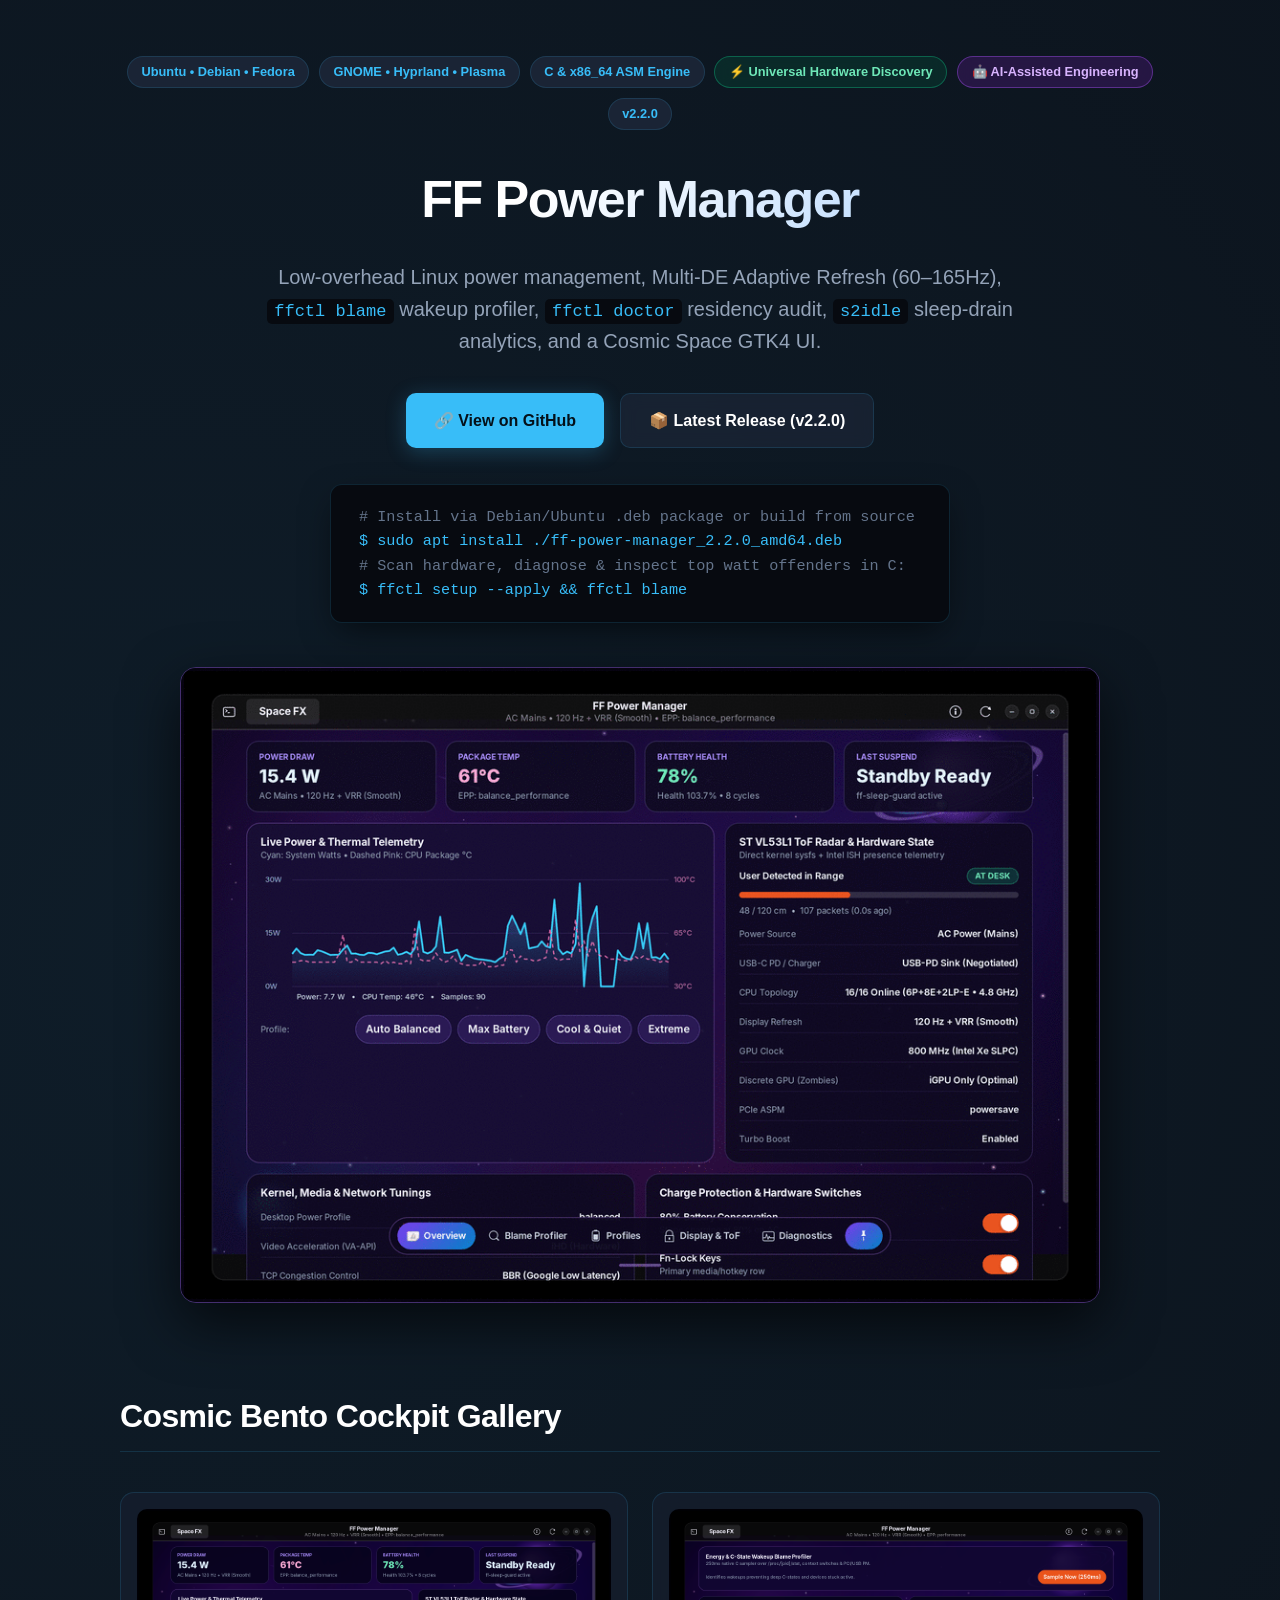
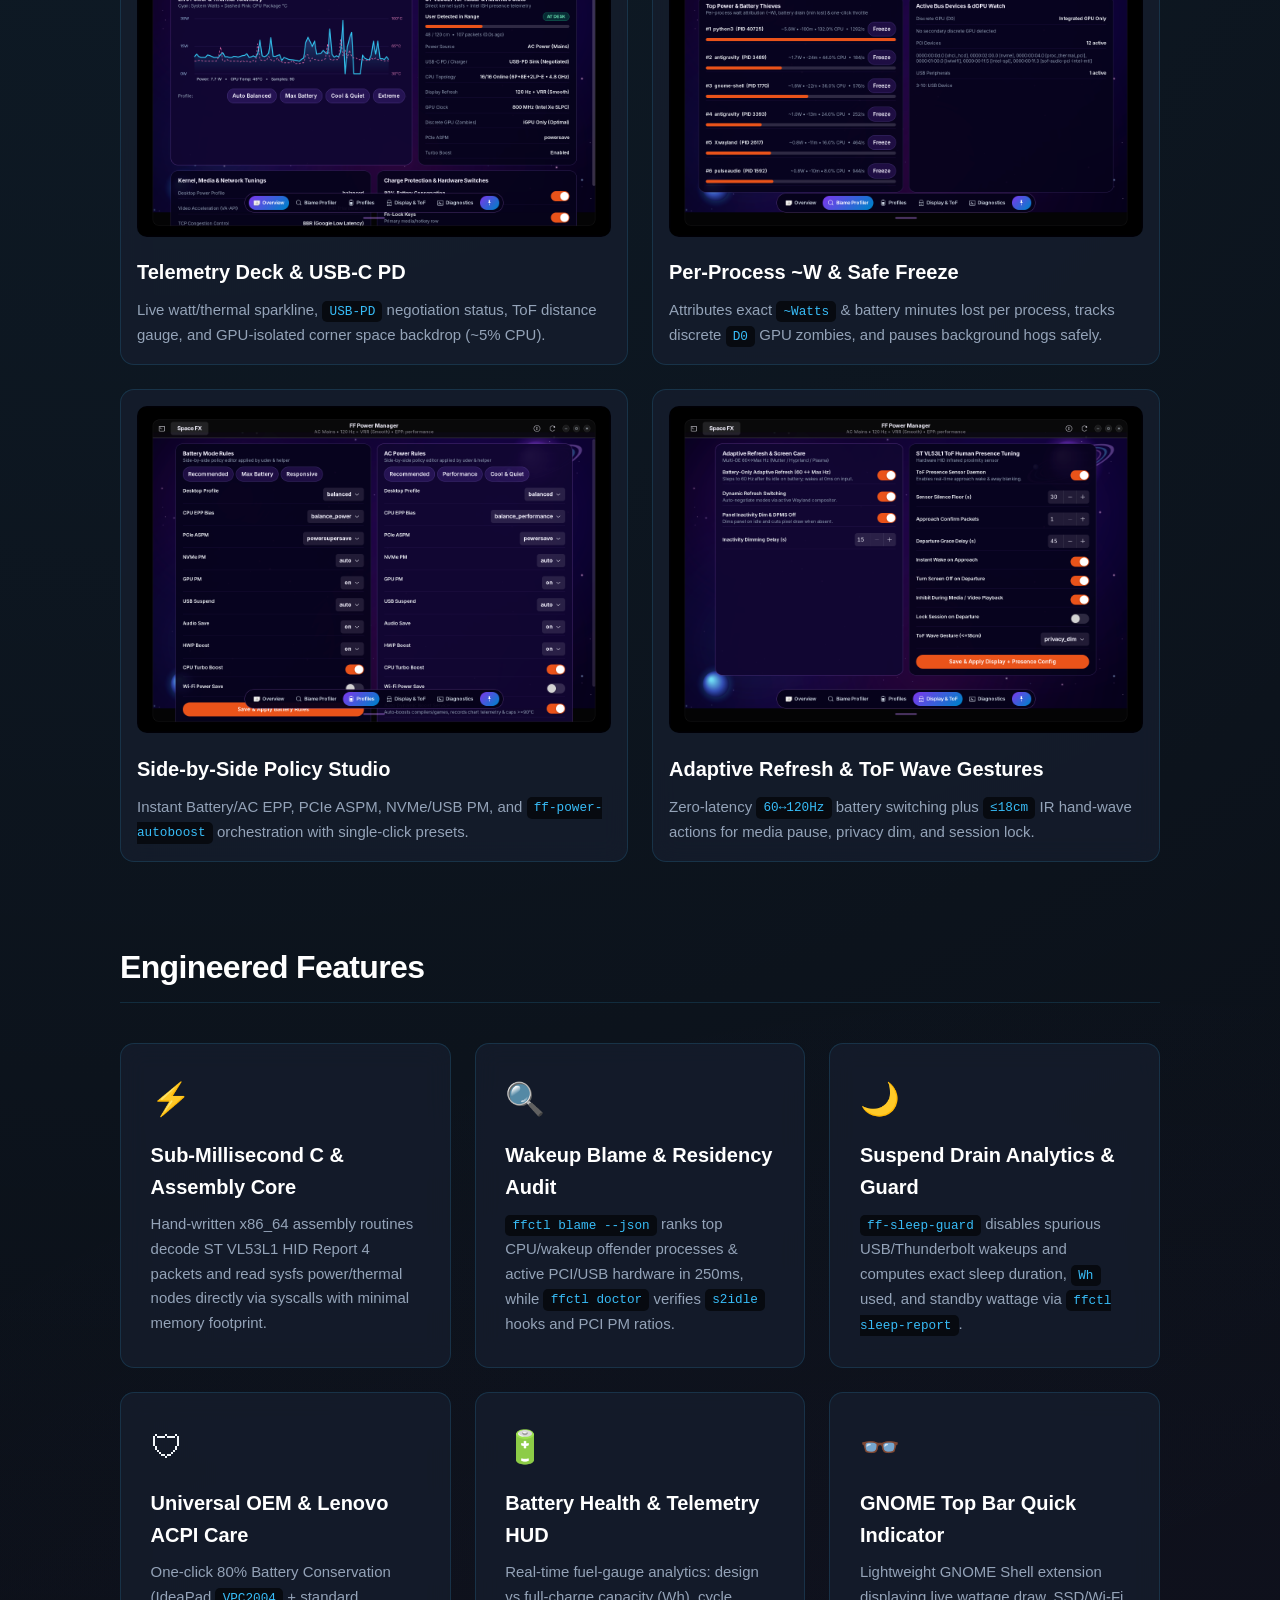
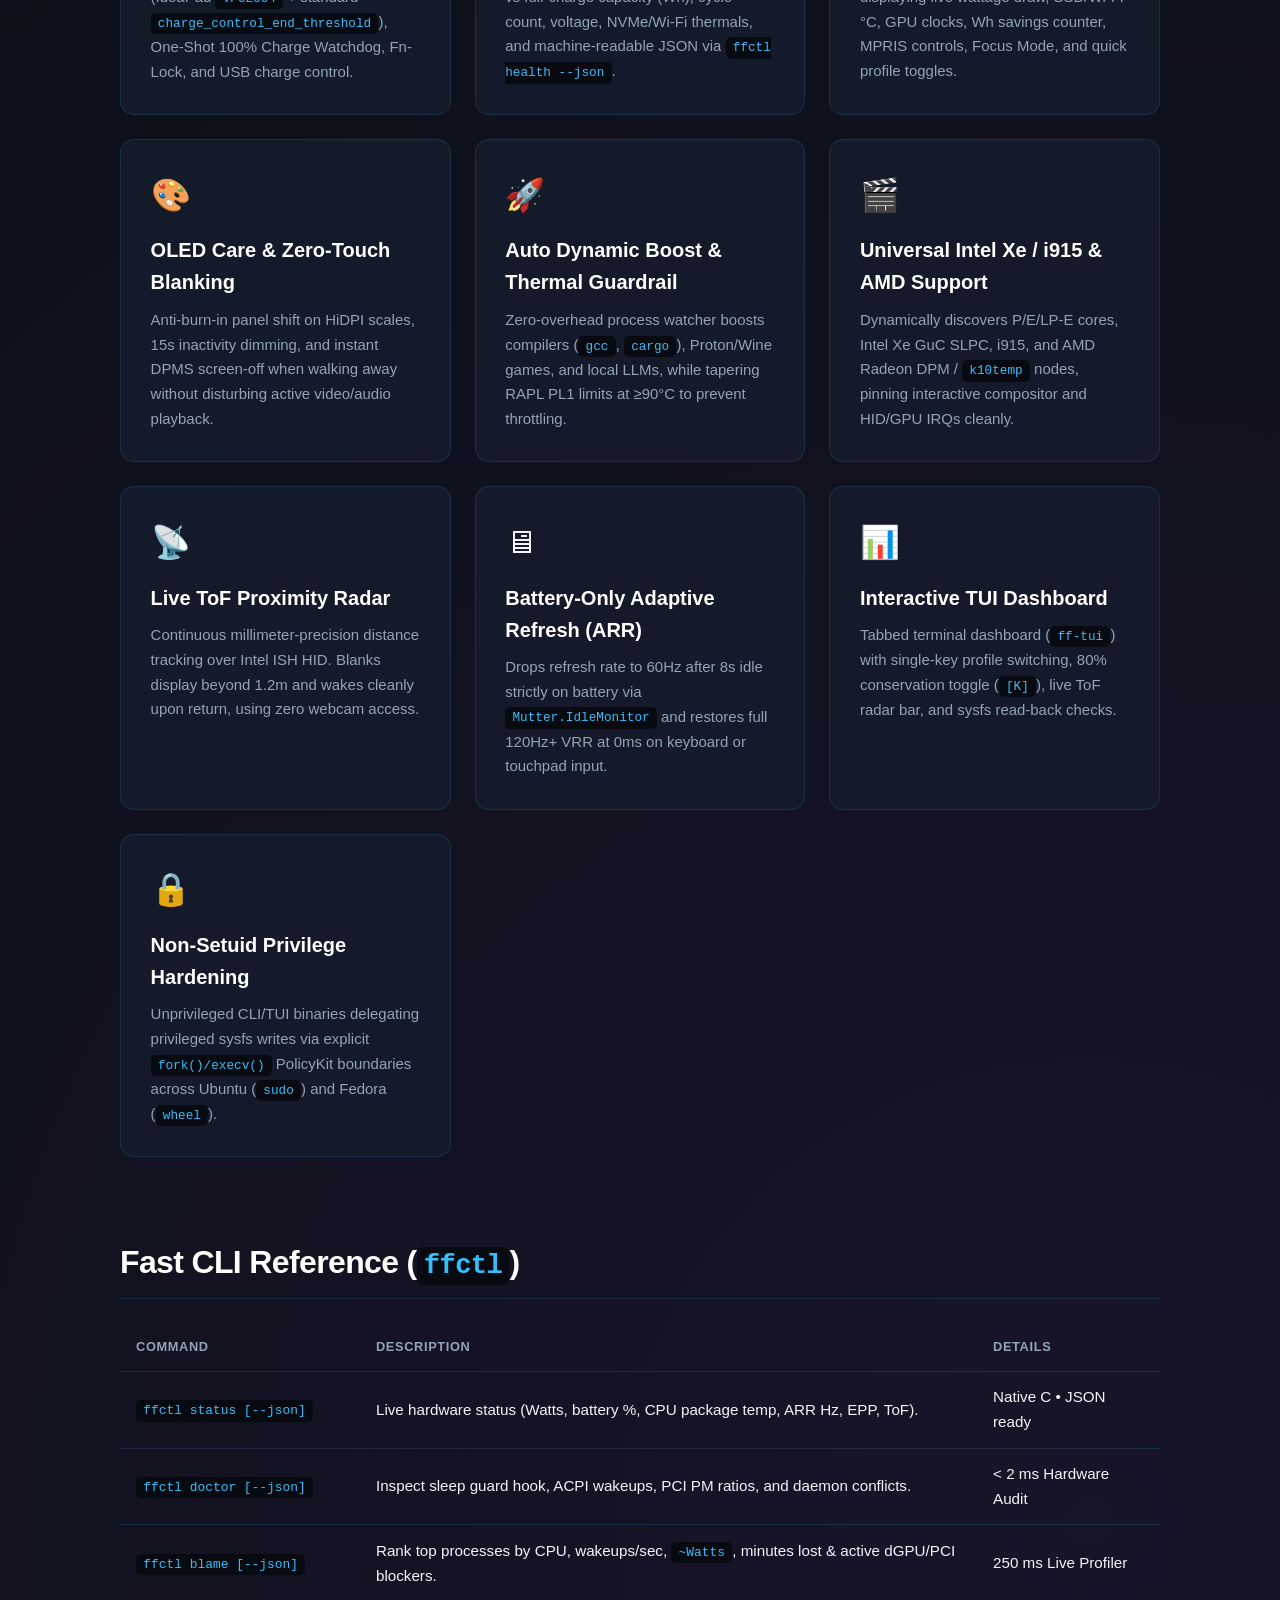
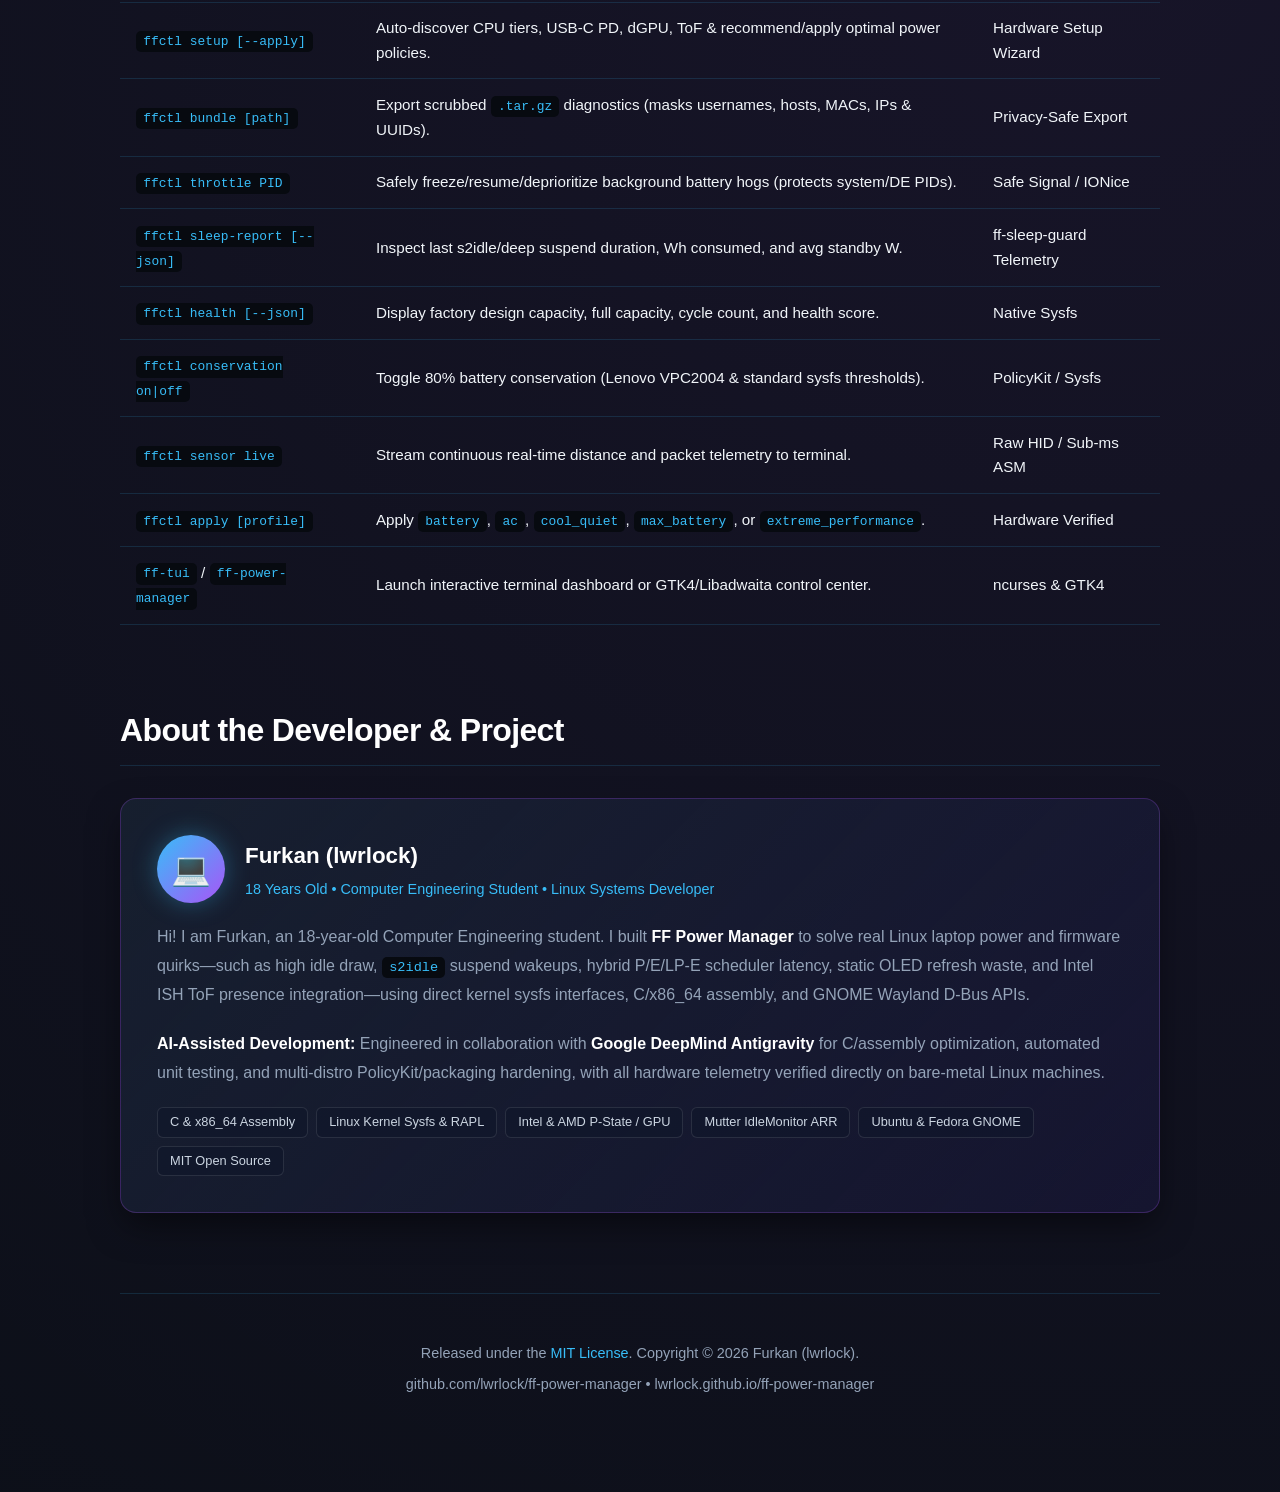
<file: docs/index.html>
<!DOCTYPE html>
<html lang="en">
<head>
  <meta charset="UTF-8">
  <meta name="viewport" content="width=device-width, initial-scale=1.0">
  <title>FF Power Manager — Universal Linux Power, Adaptive Refresh &amp; Telemetry Engine</title>
  <meta name="description" content="FF Power Manager: Open-source C, x86_64 Assembly, and Python/GTK4 Linux power manager. Features universal CPU/GPU auto-discovery, battery-only Adaptive Refresh (60-Max Hz), ToF presence radar, hardware residency diagnostics (ffctl doctor), and s2idle sleep guard.">
  <meta name="keywords" content="ff-power-manager, linux power manager, ubuntu battery life, fedora battery life, gnome power management, lenovo ideapad linux, intel core ultra battery, amd pstate epp, tof presence sensor linux, adaptive refresh rate linux, s2idle drain fix, tlp alternative, auto-cpufreq alternative, btop tui, ffctl, lwrlock, open source linux utility">
  <meta name="author" content="Furkan (lwrlock)">
  <meta name="robots" content="index, follow, max-snippet:-1, max-image-preview:large, max-video-preview:-1">
  <meta name="theme-color" content="#0b0f17">
  <link rel="canonical" href="https://lwrlock.github.io/ff-power-manager/">

  <!-- Open Graph / Facebook -->
  <meta property="og:type" content="website">
  <meta property="og:title" content="FF Power Manager — Linux Power, Adaptive Refresh &amp; Residency Diagnostics">
  <meta property="og:description" content="Open-source Linux power manager built in C, x86_64 Assembly, and Python/GTK4: universal Intel/AMD discovery, ffctl doctor residency audit, 0ms Adaptive Refresh, ToF radar, and s2idle wakeup guard.">
  <meta property="og:url" content="https://lwrlock.github.io/ff-power-manager/">
  <meta property="og:site_name" content="FF Power Manager">
  <meta property="og:image" content="https://raw.githubusercontent.com/lwrlock/ff-power-manager/main/docs/screenshots/overview.png">
  <meta property="og:image:width" content="1200">
  <meta property="og:image:height" content="880">
  <meta property="og:locale" content="en_US">

  <!-- Twitter / X Card -->
  <meta name="twitter:card" content="summary_large_image">
  <meta name="twitter:title" content="FF Power Manager — Universal Linux Power &amp; Residency Engine">
  <meta name="twitter:description" content="Open-source Linux power manager for Ubuntu, Debian &amp; Fedora GNOME. Native C/ASM telemetry, ffctl blame ~W/freeze, USB-C PD inspector, Adaptive Refresh (60-Max Hz), ToF wave gestures &amp; s2idle guard.">
  <meta name="twitter:image" content="https://raw.githubusercontent.com/lwrlock/ff-power-manager/main/docs/screenshots/overview.png">
  <meta name="twitter:site" content="@lwrlock">

  <!-- Schema.org JSON-LD -->
  <script type="application/ld+json">
  {
    "@context": "https://schema.org",
    "@graph": [
      {
        "@type": "SoftwareApplication",
        "name": "FF Power Manager",
        "alternateName": "ffctl",
        "softwareVersion": "2.2.0",
        "operatingSystem": "Linux (Ubuntu, Debian, Fedora — GNOME, Hyprland, Plasma)",
        "applicationCategory": "UtilitiesApplication",
        "applicationSubCategory": "Power Management",
        "description": "Hybrid C/x86_64 Assembly + Python/GTK4 Linux laptop power manager with universal Intel/AMD discovery, ffctl doctor residency audit, ffctl blame wakeup profiler, ffctl sleep-report, Multi-DE Adaptive Refresh, ToF presence radar, and Cosmic GTK4 UI.",
        "license": "https://opensource.org/licenses/MIT",
        "url": "https://lwrlock.github.io/ff-power-manager/",
        "downloadUrl": "https://github.com/lwrlock/ff-power-manager/releases/latest",
        "codeRepository": "https://github.com/lwrlock/ff-power-manager",
        "releaseNotes": "https://github.com/lwrlock/ff-power-manager/releases/tag/v2.2.0",
        "softwareRequirements": "Linux kernel 5.19+, GNOME Shell 44+, Ubuntu/Debian/Fedora",
        "offers": { "@type": "Offer", "price": "0", "priceCurrency": "USD" },
        "author": {
          "@type": "Person",
          "name": "Furkan",
          "url": "https://github.com/lwrlock",
          "jobTitle": "Computer Engineering Student",
          "description": "18-year-old Computer Engineering student building open-source Linux system tools."
        }
      }
    ]
  }
  </script>

  <style>
    :root {
      --bg: #0b0f17;
      --card-bg: rgba(22, 30, 46, 0.75);
      --card-border: rgba(56, 189, 248, 0.15);
      --card-hover: rgba(56, 189, 248, 0.35);
      --text: #f1f5f9;
      --text-muted: #94a3b8;
      --primary: #38bdf8;
      --primary-glow: rgba(56, 189, 248, 0.25);
      --accent: #10b981;
      --accent-glow: rgba(16, 185, 129, 0.2);
      --purple: #a855f7;
      --code-bg: #070a10;
    }
    * { box-sizing: border-box; margin: 0; padding: 0; }
    body {
      font-family: -apple-system, BlinkMacSystemFont, "Segoe UI", Roboto, -apple-system, sans-serif;
      background-color: var(--bg);
      background-image: 
        radial-gradient(circle at 15% 15%, rgba(56, 189, 248, 0.08) 0%, transparent 45%),
        radial-gradient(circle at 85% 75%, rgba(168, 85, 247, 0.08) 0%, transparent 45%);
      color: var(--text);
      line-height: 1.6;
      padding: 0 1.5rem;
    }
    .container { max-width: 1040px; margin: 0 auto; padding: 3.5rem 0; }
    header { text-align: center; margin-bottom: 4rem; }
    .badge-bar { display: flex; justify-content: center; gap: 0.6rem; flex-wrap: wrap; margin-bottom: 1.75rem; }
    .badge {
      display: inline-flex;
      align-items: center;
      gap: 0.35rem;
      padding: 0.3rem 0.85rem;
      border-radius: 9999px;
      font-size: 0.8rem;
      font-weight: 600;
      background: rgba(30, 41, 59, 0.8);
      color: var(--primary);
      border: 1px solid var(--card-border);
      backdrop-filter: blur(8px);
      text-decoration: none;
    }
    .badge.ai { color: #d8b4fe; border-color: rgba(168, 85, 247, 0.4); background: rgba(88, 28, 135, 0.35); }
    .badge.green { color: #6ee7b7; border-color: rgba(16, 185, 129, 0.4); background: rgba(6, 78, 59, 0.35); }
    h1 {
      font-size: 3.25rem;
      font-weight: 800;
      color: #fff;
      margin-bottom: 1.25rem;
      letter-spacing: -0.03em;
      background: linear-gradient(135deg, #ffffff 40%, #93c5fd 100%);
      -webkit-background-clip: text;
      -webkit-text-fill-color: transparent;
    }
    .subtitle {
      font-size: 1.25rem;
      color: var(--text-muted);
      max-width: 780px;
      margin: 0 auto 2.25rem;
      font-weight: 400;
    }
    .cta-group { display: flex; justify-content: center; gap: 1rem; flex-wrap: wrap; }
    .btn {
      display: inline-flex;
      align-items: center;
      gap: 0.5rem;
      padding: 0.85rem 1.75rem;
      border-radius: 10px;
      font-weight: 600;
      text-decoration: none;
      transition: all 0.25s cubic-bezier(0.4, 0, 0.2, 1);
    }
    .btn-primary {
      background: var(--primary);
      color: #041019;
      box-shadow: 0 4px 20px var(--primary-glow);
    }
    .btn-primary:hover {
      background: #7dd3fc;
      transform: translateY(-2px);
      box-shadow: 0 6px 25px var(--primary-glow);
    }
    .btn-outline {
      background: rgba(30, 41, 59, 0.6);
      color: #fff;
      border: 1px solid var(--card-border);
      backdrop-filter: blur(8px);
    }
    .btn-outline:hover {
      background: var(--card-bg);
      border-color: var(--primary);
      transform: translateY(-2px);
    }
    .terminal-box {
      background: var(--code-bg);
      border: 1px solid var(--card-border);
      border-radius: 12px;
      padding: 1.25rem 1.75rem;
      font-family: ui-monospace, SFMono-Regular, Menlo, Monaco, Consolas, monospace;
      color: #38bdf8;
      font-size: 0.95rem;
      margin: 2.25rem auto 0;
      max-width: 620px;
      box-shadow: 0 12px 35px -8px rgba(0, 0, 0, 0.6);
      text-align: left;
    }
    .terminal-box .comment { color: #64748b; }
    .grid { display: grid; grid-template-columns: repeat(auto-fit, minmax(300px, 1fr)); gap: 1.5rem; margin-top: 2.5rem; }
    .card {
      background: var(--card-bg);
      border: 1px solid var(--card-border);
      border-radius: 14px;
      padding: 1.85rem;
      backdrop-filter: blur(12px);
      transition: transform 0.25s ease, border-color 0.25s ease, box-shadow 0.25s ease;
    }
    .card:hover {
      transform: translateY(-3px);
      border-color: var(--card-hover);
      box-shadow: 0 10px 30px -5px rgba(0, 0, 0, 0.4);
    }
    .card-icon { font-size: 2rem; margin-bottom: 0.85rem; }
    .card h3 { font-size: 1.25rem; font-weight: 700; color: #fff; margin-bottom: 0.6rem; }
    .card p { font-size: 0.935rem; color: var(--text-muted); line-height: 1.65; }
    section { margin: 5rem 0; }
    h2 {
      font-size: 2rem;
      font-weight: 700;
      color: #fff;
      margin-bottom: 1.5rem;
      border-bottom: 1px solid var(--card-border);
      padding-bottom: 0.6rem;
      letter-spacing: -0.02em;
    }
    table { width: 100%; border-collapse: collapse; margin: 1.5rem 0; font-size: 0.95rem; }
    th, td { text-align: left; padding: 0.85rem 1rem; border-bottom: 1px solid var(--card-border); }
    th { color: var(--text-muted); font-weight: 600; text-transform: uppercase; font-size: 0.8rem; letter-spacing: 0.05em; }
    code { font-family: ui-monospace, SFMono-Regular, Menlo, monospace; background: var(--code-bg); padding: 0.2rem 0.45rem; border-radius: 5px; font-size: 0.85em; color: var(--primary); }

    /* About Section */
    .about-card {
      background: linear-gradient(135deg, rgba(24, 34, 50, 0.85) 0%, rgba(30, 27, 75, 0.4) 100%);
      border: 1px solid rgba(168, 85, 247, 0.25);
      border-radius: 16px;
      padding: 2.25rem;
      margin-top: 2rem;
      box-shadow: 0 15px 35px -5px rgba(0, 0, 0, 0.5);
    }
    .about-header {
      display: flex;
      align-items: center;
      gap: 1.25rem;
      margin-bottom: 1.25rem;
      flex-wrap: wrap;
    }
    .about-avatar {
      width: 68px;
      height: 68px;
      border-radius: 50%;
      background: linear-gradient(135deg, #38bdf8, #a855f7);
      display: flex;
      align-items: center;
      justify-content: center;
      font-size: 2rem;
      box-shadow: 0 0 25px rgba(56, 189, 248, 0.35);
    }
    .about-title h3 { font-size: 1.4rem; color: #fff; margin-bottom: 0.25rem; }
    .about-meta { font-size: 0.9rem; color: var(--primary); font-weight: 500; }
    .about-text {
      color: var(--text-muted);
      font-size: 1rem;
      line-height: 1.8;
      margin-bottom: 1.25rem;
    }
    .about-text strong { color: #fff; }
    .pill-group { display: flex; gap: 0.5rem; flex-wrap: wrap; margin-top: 1rem; }
    .pill {
      font-size: 0.8rem;
      padding: 0.25rem 0.75rem;
      border-radius: 6px;
      background: rgba(15, 23, 42, 0.6);
      border: 1px solid rgba(255, 255, 255, 0.1);
      color: #cbd5e1;
    }

    footer {
      text-align: center;
      color: var(--text-muted);
      font-size: 0.9rem;
      border-top: 1px solid var(--card-border);
      padding: 3rem 0;
      margin-top: 5rem;
    }
  </style>
</head>
<body>
  <div class="container">
    <header>
      <div class="badge-bar">
        <span class="badge">Ubuntu &bull; Debian &bull; Fedora</span>
        <span class="badge">GNOME &bull; Hyprland &bull; Plasma</span>
        <span class="badge">C &amp; x86_64 ASM Engine</span>
        <span class="badge green">&#x26A1; Universal Hardware Discovery</span>
        <span class="badge ai">&#x1F916; AI-Assisted Engineering</span>
        <span class="badge">v2.2.0</span>
      </div>
      <h1>FF Power Manager</h1>
      <p class="subtitle">
        Low-overhead Linux power management, Multi-DE Adaptive Refresh (60&ndash;165Hz), <code>ffctl blame</code> wakeup profiler, <code>ffctl doctor</code> residency audit, <code>s2idle</code> sleep-drain analytics, and a Cosmic Space GTK4 UI.
      </p>

      <div class="cta-group">
        <a href="https://github.com/lwrlock/ff-power-manager" class="btn btn-primary">&#x1F517; View on GitHub</a>
        <a href="https://github.com/lwrlock/ff-power-manager/releases/tag/v2.2.0" class="btn btn-outline">&#x1F4E6; Latest Release (v2.2.0)</a>
      </div>

      <div class="terminal-box">
        <span class="comment"># Install via Debian/Ubuntu .deb package or build from source</span><br>
        $ sudo apt install ./ff-power-manager_2.2.0_amd64.deb<br>
        <span class="comment"># Scan hardware, diagnose &amp; inspect top watt offenders in C:</span><br>
        $ ffctl setup --apply &amp;&amp; ffctl blame
      </div>

      <div style="margin-top: 2.75rem;">
        <img src="screenshots/showcase.gif" alt="FF Power Manager Cosmic Bento UI Showcase" style="width: 100%; max-width: 920px; border-radius: 16px; border: 1px solid rgba(168, 85, 247, 0.35); box-shadow: 0 20px 55px rgba(0, 0, 0, 0.65);">
      </div>
    </header>

    <section>
      <h2>Cosmic Bento Cockpit Gallery</h2>
      <div class="grid" style="grid-template-columns: repeat(auto-fit, minmax(380px, 1fr));">
        <div class="card" style="padding: 1rem;">
          <img src="screenshots/overview.png" alt="Cosmic Bento Telemetry Overview" style="width: 100%; border-radius: 10px; margin-bottom: 0.75rem;">
          <h3>Telemetry Deck &amp; USB-C PD</h3>
          <p>Live watt/thermal sparkline, <code>USB-PD</code> negotiation status, ToF distance gauge, and GPU-isolated corner space backdrop (~5% CPU).</p>
        </div>
        <div class="card" style="padding: 1rem;">
          <img src="screenshots/blame.png" alt="Per-Process ~W & Freeze Profiler" style="width: 100%; border-radius: 10px; margin-bottom: 0.75rem;">
          <h3>Per-Process ~W &amp; Safe Freeze</h3>
          <p>Attributes exact <code>~Watts</code> &amp; battery minutes lost per process, tracks discrete <code>D0</code> GPU zombies, and pauses background hogs safely.</p>
        </div>
        <div class="card" style="padding: 1rem;">
          <img src="screenshots/profiles.png" alt="Battery & AC Policy Studio" style="width: 100%; border-radius: 10px; margin-bottom: 0.75rem;">
          <h3>Side-by-Side Policy Studio</h3>
          <p>Instant Battery/AC EPP, PCIe ASPM, NVMe/USB PM, and <code>ff-power-autoboost</code> orchestration with single-click presets.</p>
        </div>
        <div class="card" style="padding: 1rem;">
          <img src="screenshots/display.png" alt="Multi-DE Refresh & ToF Wave Gestures" style="width: 100%; border-radius: 10px; margin-bottom: 0.75rem;">
          <h3>Adaptive Refresh &amp; ToF Wave Gestures</h3>
          <p>Zero-latency <code>60&harr;120Hz</code> battery switching plus <code>&le;18cm</code> IR hand-wave actions for media pause, privacy dim, and session lock.</p>
        </div>
      </div>
    </section>

    <section>
      <h2>Engineered Features</h2>
      <div class="grid">
        <div class="card">
          <div class="card-icon">&#x26A1;</div>
          <h3>Sub-Millisecond C &amp; Assembly Core</h3>
          <p>Hand-written x86_64 assembly routines decode ST VL53L1 HID Report 4 packets and read sysfs power/thermal nodes directly via syscalls with minimal memory footprint.</p>
        </div>

        <div class="card">
          <div class="card-icon">&#x1F50D;</div>
          <h3>Wakeup Blame &amp; Residency Audit</h3>
          <p><code>ffctl blame --json</code> ranks top CPU/wakeup offender processes &amp; active PCI/USB hardware in 250ms, while <code>ffctl doctor</code> verifies <code>s2idle</code> hooks and PCI PM ratios.</p>
        </div>

        <div class="card">
          <div class="card-icon">&#x1F319;</div>
          <h3>Suspend Drain Analytics &amp; Guard</h3>
          <p><code>ff-sleep-guard</code> disables spurious USB/Thunderbolt wakeups and computes exact sleep duration, <code>Wh</code> used, and standby wattage via <code>ffctl sleep-report</code>.</p>
        </div>

        <div class="card">
          <div class="card-icon">&#x1F6E1;</div>
          <h3>Universal OEM &amp; Lenovo ACPI Care</h3>
          <p>One-click 80% Battery Conservation (IdeaPad <code>VPC2004</code> + standard <code>charge_control_end_threshold</code>), One-Shot 100% Charge Watchdog, Fn-Lock, and USB charge control.</p>
        </div>

        <div class="card">
          <div class="card-icon">&#x1F50B;</div>
          <h3>Battery Health &amp; Telemetry HUD</h3>
          <p>Real-time fuel-gauge analytics: design vs full-charge capacity (Wh), cycle count, voltage, NVMe/Wi-Fi thermals, and machine-readable JSON via <code>ffctl health --json</code>.</p>
        </div>

        <div class="card">
          <div class="card-icon">&#x1F453;</div>
          <h3>GNOME Top Bar Quick Indicator</h3>
          <p>Lightweight GNOME Shell extension displaying live wattage draw, SSD/Wi-Fi °C, GPU clocks, Wh savings counter, MPRIS controls, Focus Mode, and quick profile toggles.</p>
        </div>

        <div class="card">
          <div class="card-icon">&#x1F3A8;</div>
          <h3>OLED Care &amp; Zero-Touch Blanking</h3>
          <p>Anti-burn-in panel shift on HiDPI scales, 15s inactivity dimming, and instant DPMS screen-off when walking away without disturbing active video/audio playback.</p>
        </div>

        <div class="card">
          <div class="card-icon">&#x1F680;</div>
          <h3>Auto Dynamic Boost &amp; Thermal Guardrail</h3>
          <p>Zero-overhead process watcher boosts compilers (<code>gcc</code>, <code>cargo</code>), Proton/Wine games, and local LLMs, while tapering RAPL PL1 limits at &ge;90&deg;C to prevent throttling.</p>
        </div>

        <div class="card">
          <div class="card-icon">&#x1F3AC;</div>
          <h3>Universal Intel Xe / i915 &amp; AMD Support</h3>
          <p>Dynamically discovers P/E/LP-E cores, Intel Xe GuC SLPC, i915, and AMD Radeon DPM / <code>k10temp</code> nodes, pinning interactive compositor and HID/GPU IRQs cleanly.</p>
        </div>

        <div class="card">
          <div class="card-icon">&#x1F4E1;</div>
          <h3>Live ToF Proximity Radar</h3>
          <p>Continuous millimeter-precision distance tracking over Intel ISH HID. Blanks display beyond 1.2m and wakes cleanly upon return, using zero webcam access.</p>
        </div>

        <div class="card">
          <div class="card-icon">&#x1F5A5;</div>
          <h3>Battery-Only Adaptive Refresh (ARR)</h3>
          <p>Drops refresh rate to 60Hz after 8s idle strictly on battery via <code>Mutter.IdleMonitor</code> and restores full 120Hz+ VRR at 0ms on keyboard or touchpad input.</p>
        </div>

        <div class="card">
          <div class="card-icon">&#x1F4CA;</div>
          <h3>Interactive TUI Dashboard</h3>
          <p>Tabbed terminal dashboard (<code>ff-tui</code>) with single-key profile switching, 80% conservation toggle (<code>[K]</code>), live ToF radar bar, and sysfs read-back checks.</p>
        </div>

        <div class="card">
          <div class="card-icon">&#x1F512;</div>
          <h3>Non-Setuid Privilege Hardening</h3>
          <p>Unprivileged CLI/TUI binaries delegating privileged sysfs writes via explicit <code>fork()/execv()</code> PolicyKit boundaries across Ubuntu (<code>sudo</code>) and Fedora (<code>wheel</code>).</p>
        </div>
      </div>
    </section>

    <section>
      <h2>Fast CLI Reference (<code>ffctl</code>)</h2>
      <table>
        <thead>
          <tr>
            <th>Command</th>
            <th>Description</th>
            <th>Details</th>
          </tr>
        </thead>
        <tbody>
          <tr>
            <td><code>ffctl status [--json]</code></td>
            <td>Live hardware status (Watts, battery %, CPU package temp, ARR Hz, EPP, ToF).</td>
            <td>Native C &bull; JSON ready</td>
          </tr>
          <tr>
            <td><code>ffctl doctor [--json]</code></td>
            <td>Inspect sleep guard hook, ACPI wakeups, PCI PM ratios, and daemon conflicts.</td>
            <td>&lt; 2 ms Hardware Audit</td>
          </tr>
          <tr>
            <td><code>ffctl blame [--json]</code></td>
            <td>Rank top processes by CPU, wakeups/sec, <code>~Watts</code>, minutes lost &amp; active dGPU/PCI blockers.</td>
            <td>250 ms Live Profiler</td>
          </tr>
          <tr>
            <td><code>ffctl setup [--apply]</code></td>
            <td>Auto-discover CPU tiers, USB-C PD, dGPU, ToF &amp; recommend/apply optimal power policies.</td>
            <td>Hardware Setup Wizard</td>
          </tr>
          <tr>
            <td><code>ffctl bundle [path]</code></td>
            <td>Export scrubbed <code>.tar.gz</code> diagnostics (masks usernames, hosts, MACs, IPs &amp; UUIDs).</td>
            <td>Privacy-Safe Export</td>
          </tr>
          <tr>
            <td><code>ffctl throttle PID</code></td>
            <td>Safely freeze/resume/deprioritize background battery hogs (protects system/DE PIDs).</td>
            <td>Safe Signal / IONice</td>
          </tr>
          <tr>
            <td><code>ffctl sleep-report [--json]</code></td>
            <td>Inspect last s2idle/deep suspend duration, Wh consumed, and avg standby W.</td>
            <td>ff-sleep-guard Telemetry</td>
          </tr>
          <tr>
            <td><code>ffctl health [--json]</code></td>
            <td>Display factory design capacity, full capacity, cycle count, and health score.</td>
            <td>Native Sysfs</td>
          </tr>
          <tr>
            <td><code>ffctl conservation on|off</code></td>
            <td>Toggle 80% battery conservation (Lenovo VPC2004 &amp; standard sysfs thresholds).</td>
            <td>PolicyKit / Sysfs</td>
          </tr>
          <tr>
            <td><code>ffctl sensor live</code></td>
            <td>Stream continuous real-time distance and packet telemetry to terminal.</td>
            <td>Raw HID / Sub-ms ASM</td>
          </tr>
          <tr>
            <td><code>ffctl apply [profile]</code></td>
            <td>Apply <code>battery</code>, <code>ac</code>, <code>cool_quiet</code>, <code>max_battery</code>, or <code>extreme_performance</code>.</td>
            <td>Hardware Verified</td>
          </tr>
          <tr>
            <td><code>ff-tui</code> / <code>ff-power-manager</code></td>
            <td>Launch interactive terminal dashboard or GTK4/Libadwaita control center.</td>
            <td>ncurses &amp; GTK4</td>
          </tr>
        </tbody>
      </table>
    </section>

    <section>
      <h2>About the Developer &amp; Project</h2>
      <div class="about-card">
        <div class="about-header">
          <div class="about-avatar">&#x1F4BB;</div>
          <div class="about-title">
            <h3>Furkan (lwrlock)</h3>
            <div class="about-meta">18 Years Old &bull; Computer Engineering Student &bull; Linux Systems Developer</div>
          </div>
        </div>
        <p class="about-text">
          Hi! I am Furkan, an 18-year-old Computer Engineering student. I built <strong>FF Power Manager</strong> to solve real Linux laptop power and firmware quirks—such as high idle draw, <code>s2idle</code> suspend wakeups, hybrid P/E/LP-E scheduler latency, static OLED refresh waste, and Intel ISH ToF presence integration—using direct kernel sysfs interfaces, C/x86_64 assembly, and GNOME Wayland D-Bus APIs.
        </p>
        <p class="about-text">
          <strong>AI-Assisted Development:</strong> Engineered in collaboration with <strong>Google DeepMind Antigravity</strong> for C/assembly optimization, automated unit testing, and multi-distro PolicyKit/packaging hardening, with all hardware telemetry verified directly on bare-metal Linux machines.
        </p>
        <div class="pill-group">
          <span class="pill">C &amp; x86_64 Assembly</span>
          <span class="pill">Linux Kernel Sysfs &amp; RAPL</span>
          <span class="pill">Intel &amp; AMD P-State / GPU</span>
          <span class="pill">Mutter IdleMonitor ARR</span>
          <span class="pill">Ubuntu &amp; Fedora GNOME</span>
          <span class="pill">MIT Open Source</span>
        </div>
      </div>
    </section>

    <footer>
      <p>Released under the <a href="https://opensource.org/licenses/MIT" style="color: var(--primary); text-decoration: none;">MIT License</a>. Copyright &copy; 2026 Furkan (lwrlock).</p>
      <p style="margin-top: 0.5rem;"><a href="https://github.com/lwrlock/ff-power-manager" style="color: var(--text-muted); text-decoration: none;">github.com/lwrlock/ff-power-manager</a> &bull; <a href="https://lwrlock.github.io/ff-power-manager/" style="color: var(--text-muted); text-decoration: none;">lwrlock.github.io/ff-power-manager</a></p>
    </footer>
  </div>
</body>
</html>
</file>
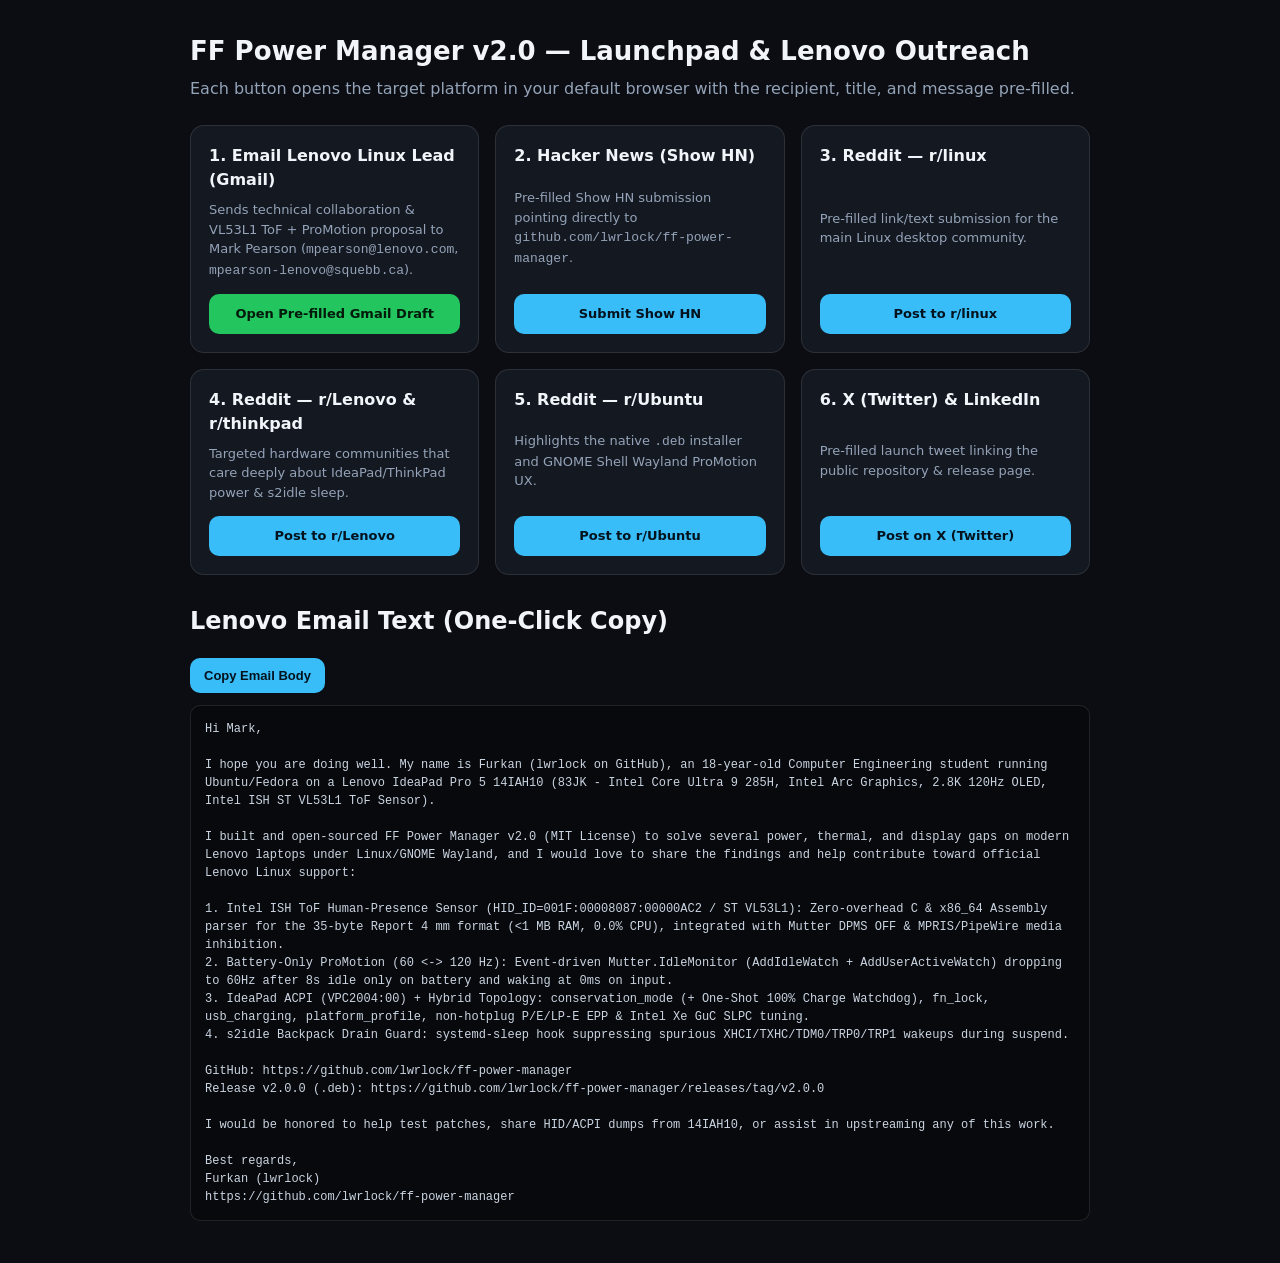
<file: docs/launch-dashboard.html>
<!DOCTYPE html>
<html lang="en">
<head>
  <meta charset="UTF-8" />
  <meta name="viewport" content="width=device-width, initial-scale=1.0" />
  <title>FF Power Manager v2.1 — Community Launchpad</title>
  <style>
    :root { --bg:#0b0d12; --card:#141821; --border:rgba(255,255,255,0.1); --text:#f1f5f9; --muted:#94a3b8; --accent:#38bdf8; --green:#22c55e; }
    body { margin:0; font-family:Inter,system-ui,-apple-system,sans-serif; background:var(--bg); color:var(--text); padding:32px; line-height:1.5; }
    .wrap { max-width:900px; margin:0 auto; }
    h1 { font-size:26px; margin:0 0 6px; }
    p.sub { color:var(--muted); margin:0 0 24px; }
    .grid { display:grid; grid-template-columns:repeat(auto-fit,minmax(260px,1fr)); gap:16px; }
    .card { background:var(--card); border:1px solid var(--border); border-radius:14px; padding:18px; display:flex; flex-direction:column; justify-content:space-between; }
    .card h2 { font-size:16px; margin:0 0 8px; }
    .card p { font-size:13px; color:var(--muted); margin:0 0 14px; }
    a.btn, button.btn { display:inline-block; text-decoration:none; text-align:center; background:var(--accent); color:#04121d; font-weight:600; font-size:13px; padding:10px 14px; border-radius:10px; border:none; cursor:pointer; }
    a.btn.lenovo { background:var(--green); color:#03190b; }
    pre { background:#07090d; border:1px solid var(--border); border-radius:10px; padding:14px; font-size:12px; overflow:auto; color:#cbd5e1; white-space:pre-wrap; }
  </style>
</head>
<body>
<div class="wrap">
  <h1>FF Power Manager v2.0 — Launchpad &amp; Lenovo Outreach</h1>
  <p class="sub">Each button opens the target platform in your default browser with the recipient, title, and message pre-filled.</p>

  <div class="grid">
    <div class="card">
      <h2>1. Email Lenovo Linux Lead (Gmail)</h2>
      <p>Sends technical collaboration &amp; VL53L1 ToF + ProMotion proposal to Mark Pearson (<code>mpearson@lenovo.com</code>, <code>mpearson-lenovo@squebb.ca</code>).</p>
      <a class="btn lenovo" target="_blank" id="gmailLink">Open Pre-filled Gmail Draft</a>
    </div>
    <div class="card">
      <h2>2. Hacker News (Show HN)</h2>
      <p>Pre-filled Show HN submission pointing directly to <code>github.com/lwrlock/ff-power-manager</code>.</p>
      <a class="btn" target="_blank" id="hnLink">Submit Show HN</a>
    </div>
    <div class="card">
      <h2>3. Reddit — r/linux</h2>
      <p>Pre-filled link/text submission for the main Linux desktop community.</p>
      <a class="btn" target="_blank" id="rLinuxLink">Post to r/linux</a>
    </div>
    <div class="card">
      <h2>4. Reddit — r/Lenovo &amp; r/thinkpad</h2>
      <p>Targeted hardware communities that care deeply about IdeaPad/ThinkPad power &amp; s2idle sleep.</p>
      <a class="btn" target="_blank" id="rLenovoLink">Post to r/Lenovo</a>
    </div>
    <div class="card">
      <h2>5. Reddit — r/Ubuntu</h2>
      <p>Highlights the native <code>.deb</code> installer and GNOME Shell Wayland ProMotion UX.</p>
      <a class="btn" target="_blank" id="rUbuntuLink">Post to r/Ubuntu</a>
    </div>
    <div class="card">
      <h2>6. X (Twitter) &amp; LinkedIn</h2>
      <p>Pre-filled launch tweet linking the public repository &amp; release page.</p>
      <a class="btn" target="_blank" id="xLink">Post on X (Twitter)</a>
    </div>
  </div>

  <h2 style="margin-top:28px;">Lenovo Email Text (One-Click Copy)</h2>
  <button class="btn" onclick="navigator.clipboard.writeText(document.getElementById('lenovoBody').innerText)">Copy Email Body</button>
  <pre id="lenovoBody">Hi Mark,

I hope you are doing well. My name is Furkan (lwrlock on GitHub), an 18-year-old Computer Engineering student running Ubuntu/Fedora on a Lenovo IdeaPad Pro 5 14IAH10 (83JK - Intel Core Ultra 9 285H, Intel Arc Graphics, 2.8K 120Hz OLED, Intel ISH ST VL53L1 ToF Sensor).

I built and open-sourced FF Power Manager v2.0 (MIT License) to solve several power, thermal, and display gaps on modern Lenovo laptops under Linux/GNOME Wayland, and I would love to share the findings and help contribute toward official Lenovo Linux support:

1. Intel ISH ToF Human-Presence Sensor (HID_ID=001F:00008087:00000AC2 / ST VL53L1): Zero-overhead C &amp; x86_64 Assembly parser for the 35-byte Report 4 mm format (&lt;1 MB RAM, 0.0% CPU), integrated with Mutter DPMS OFF &amp; MPRIS/PipeWire media inhibition.
2. Battery-Only ProMotion (60 &lt;-&gt; 120 Hz): Event-driven Mutter.IdleMonitor (AddIdleWatch + AddUserActiveWatch) dropping to 60Hz after 8s idle only on battery and waking at 0ms on input.
3. IdeaPad ACPI (VPC2004:00) + Hybrid Topology: conservation_mode (+ One-Shot 100% Charge Watchdog), fn_lock, usb_charging, platform_profile, non-hotplug P/E/LP-E EPP &amp; Intel Xe GuC SLPC tuning.
4. s2idle Backpack Drain Guard: systemd-sleep hook suppressing spurious XHCI/TXHC/TDM0/TRP0/TRP1 wakeups during suspend.

GitHub: https://github.com/lwrlock/ff-power-manager
Release v2.0.0 (.deb): https://github.com/lwrlock/ff-power-manager/releases/tag/v2.0.0

I would be honored to help test patches, share HID/ACPI dumps from 14IAH10, or assist in upstreaming any of this work.

Best regards,
Furkan (lwrlock)
https://github.com/lwrlock/ff-power-manager</pre>
</div>
<script>
  const repo = "https://github.com/lwrlock/ff-power-manager";
  const mailTo = "mpearson@lenovo.com,mpearson-lenovo@squebb.ca";
  const mailSubj = "Open-Source Collaboration: FF Power Manager v2.0 (Lenovo IdeaPad Pro 5 / ST VL53L1 ToF + 120Hz ProMotion + s2idle)";
  const mailBody = document.getElementById("lenovoBody").innerText;

  document.getElementById("gmailLink").href =
    `https://mail.google.com/mail/?view=cm&fs=1&to=${encodeURIComponent(mailTo)}&su=${encodeURIComponent(mailSubj)}&body=${encodeURIComponent(mailBody)}`;

  const hnTitle = "Show HN: FF Power Manager v2.1 – Adaptive Refresh (60<->120Hz), ffctl doctor & ToF Radar for Linux";
  document.getElementById("hnLink").href =
    `https://news.ycombinator.com/submitlink?u=${encodeURIComponent(repo)}&t=${encodeURIComponent(hnTitle)}`;

  const rTitle = "[Open Source] FF Power Manager v2.1 – Hardware Residency Audit (ffctl doctor), Battery-Only Adaptive Refresh (60<->Max Hz) & s2idle Guard (.deb + Source)";
  document.getElementById("rLinuxLink").href = `https://www.reddit.com/r/linux/submit?url=${encodeURIComponent(repo)}&title=${encodeURIComponent(rTitle)}`;
  document.getElementById("rLenovoLink").href = `https://www.reddit.com/r/Lenovo/submit?url=${encodeURIComponent(repo)}&title=${encodeURIComponent(rTitle)}`;
  document.getElementById("rUbuntuLink").href = `https://www.reddit.com/r/Ubuntu/submit?url=${encodeURIComponent(repo)}&title=${encodeURIComponent(rTitle)}`;

  const tweet = "I just released FF Power Manager v2.1 — C/x86_64 ASM + GTK4 Linux power manager with ffctl doctor --json, 0ms Adaptive Refresh (60<->120Hz), OLED care & s2idle sleep drain guard (.deb + source): " + repo;
  document.getElementById("xLink").href = `https://twitter.com/intent/tweet?text=${encodeURIComponent(tweet)}`;
</script>
</body>
</html>
</file>
